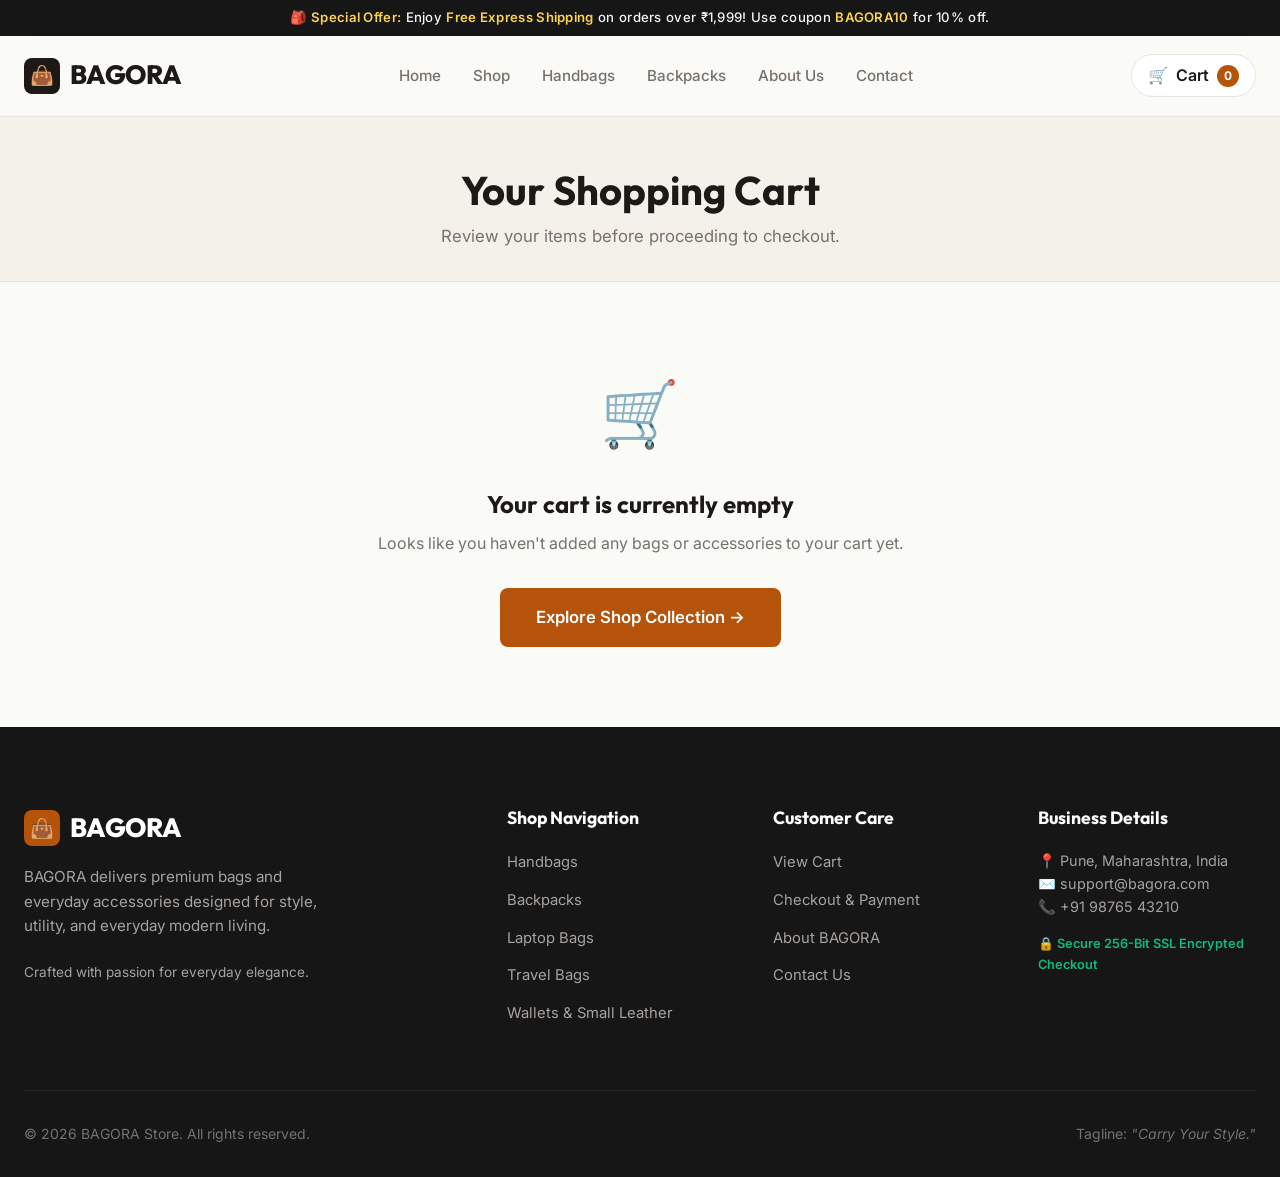
<file: cart.html>
<!DOCTYPE html>
<html lang="en">
<head>
  <meta charset="UTF-8">
  <meta name="viewport" content="width=device-width, initial-scale=1.0">
  <title>Shopping Cart | BAGORA Store</title>
  <meta name="description" content="View and manage items in your BAGORA shopping cart. Update quantities, apply promo codes, and proceed to checkout.">
  <link rel="stylesheet" href="css/style.css">
</head>
<body>

  <!-- Top Announcement Bar -->
  <div class="top-banner">
    🎒 <span>Special Offer:</span> Enjoy <span>Free Express Shipping</span> on orders over ₹1,999! Use coupon <span>BAGORA10</span> for 10% off.
  </div>

  <!-- Header / Navigation -->
  <header class="site-header">
    <div class="container navbar">
      <a href="index.html" class="brand-logo">
        <span class="logo-icon">👜</span>
        <span>BAGORA</span>
      </a>

      <nav>
        <ul class="nav-links">
          <li><a href="index.html">Home</a></li>
          <li><a href="shop.html">Shop</a></li>
          <li><a href="shop.html?category=Handbags">Handbags</a></li>
          <li><a href="shop.html?category=Backpacks">Backpacks</a></li>
          <li><a href="about.html">About Us</a></li>
          <li><a href="contact.html">Contact</a></li>
        </ul>
      </nav>

      <div class="header-actions">
        <a href="cart.html" class="cart-icon-btn active" title="View Shopping Cart">
          <span>🛒</span>
          <span>Cart</span>
          <span class="cart-badge">0</span>
        </a>
        <button class="mobile-toggle" aria-label="Toggle Navigation Menu">☰</button>
      </div>
    </div>
  </header>

  <!-- Page Banner -->
  <section style="background:var(--bg-subtle); padding: 3rem 0 2rem; border-bottom:1px solid var(--border-color);">
    <div class="container" style="text-align:center;">
      <h1 style="font-size:2.5rem; margin-bottom:0.5rem;">Your Shopping Cart</h1>
      <p style="color:var(--text-muted); font-size:1.05rem;">Review your items before proceeding to checkout.</p>
    </div>
  </section>

  <!-- Cart Content Area -->
  <main class="container">
    <div id="cart-view-container">
      <!-- Dynamically filled by JS (Cart layout or Empty view) -->
    </div>
  </main>

  <!-- Footer -->
  <footer class="site-footer">
    <div class="container">
      <div class="footer-grid">
        <div class="footer-brand">
          <a href="index.html" class="brand-logo" style="color:#FFFFFF;">
            <span class="logo-icon" style="background:var(--accent-color);">👜</span>
            <span>BAGORA</span>
          </a>
          <p>BAGORA delivers premium bags and everyday accessories designed for style, utility, and everyday modern living.</p>
          <div style="font-size:0.85rem; color:#A8A29E;">Crafted with passion for everyday elegance.</div>
        </div>

        <div class="footer-column">
          <h4>Shop Navigation</h4>
          <ul class="footer-links">
            <li><a href="shop.html?category=Handbags">Handbags</a></li>
            <li><a href="shop.html?category=Backpacks">Backpacks</a></li>
            <li><a href="shop.html?category=Laptop Bags">Laptop Bags</a></li>
            <li><a href="shop.html?category=Travel Bags">Travel Bags</a></li>
            <li><a href="shop.html?category=Wallets">Wallets & Small Leather</a></li>
          </ul>
        </div>

        <div class="footer-column">
          <h4>Customer Care</h4>
          <ul class="footer-links">
            <li><a href="cart.html">View Cart</a></li>
            <li><a href="checkout.html">Checkout & Payment</a></li>
            <li><a href="about.html">About BAGORA</a></li>
            <li><a href="contact.html">Contact Us</a></li>
          </ul>
        </div>

        <div class="footer-column">
          <h4>Business Details</h4>
          <p style="font-size:0.9rem; color:#A8A29E; line-height:1.6;">
            📍 Pune, Maharashtra, India<br>
            ✉️ support@bagora.com<br>
            📞 +91 98765 43210
          </p>
          <div style="margin-top:1rem; font-size:0.8rem; color:#10B981; font-weight:600;">
            🔒 Secure 256-Bit SSL Encrypted Checkout
          </div>
        </div>
      </div>

      <div class="footer-bottom">
        <div>© 2026 BAGORA Store. All rights reserved.</div>
        <div>Tagline: <em>"Carry Your Style."</em></div>
      </div>
    </div>
  </footer>

  <!-- Scripts -->
  <script src="js/products.js"></script>
  <script src="js/cart.js"></script>
  <script src="js/main.js"></script>
  <script>
    function renderCartPage() {
      const container = document.getElementById('cart-view-container');
      const cart = getCart();
      const totals = getCartTotals();

      if (cart.length === 0) {
        container.innerHTML = `
          <div class="empty-cart-view">
            <div class="empty-cart-icon">🛒</div>
            <h2>Your cart is currently empty</h2>
            <p style="color:var(--text-muted); margin: 0.75rem 0 2rem;">Looks like you haven't added any bags or accessories to your cart yet.</p>
            <a href="shop.html" class="btn btn-accent btn-lg">Explore Shop Collection →</a>
          </div>
        `;
        return;
      }

      container.innerHTML = `
        <div class="cart-layout">
          <div>
            <div class="cart-table-wrapper">
              <table class="cart-table">
                <thead>
                  <tr>
                    <th>Product</th>
                    <th>Price</th>
                    <th>Quantity</th>
                    <th>Subtotal</th>
                    <th>Action</th>
                  </tr>
                </thead>
                <tbody>
                  ${cart.map(item => `
                    <tr>
                      <td>
                        <div class="cart-item-info">
                          <div class="cart-item-img">
                            <img src="${item.image}" alt="${item.name}" />
                          </div>
                          <div>
                            <div class="cart-item-title">${item.name}</div>
                            <div class="cart-item-meta">${item.category} • ID: ${item.id}</div>
                          </div>
                        </div>
                      </td>
                      <td style="font-weight:600;">${formatINR(item.price)}</td>
                      <td>
                        <div class="quantity-picker" style="margin-bottom:0;">
                          <button class="qty-btn" onclick="handleCartQtyChange('${item.id}', ${item.quantity - 1})">-</button>
                          <input type="text" class="qty-input" value="${item.quantity}" readonly />
                          <button class="qty-btn" onclick="handleCartQtyChange('${item.id}', ${item.quantity + 1})">+</button>
                        </div>
                      </td>
                      <td style="font-weight:700; font-family:var(--font-heading); color:var(--text-main);">
                        ${formatINR(item.price * item.quantity)}
                      </td>
                      <td>
                        <button class="cart-remove-btn" title="Remove Item" onclick="handleCartRemove('${item.id}', '${item.name}')">
                          ✕
                        </button>
                      </td>
                    </tr>
                  `).join('')}
                </tbody>
              </table>
            </div>

            <div style="display:flex; justify-content:space-between; align-items:center; margin-top:1.5rem;">
              <a href="shop.html" class="btn btn-outline">← Continue Shopping</a>
              <button class="btn btn-outline" style="color:#EF4444; border-color:#FCA5A5;" onclick="handleClearAllCart()">
                Clear Shopping Cart
              </button>
            </div>
          </div>

          <div>
            <div class="cart-summary-card">
              <h3>Order Summary</h3>
              
              <div class="summary-row">
                <span>Items Subtotal (${totals.itemCount} items)</span>
                <span>${formatINR(totals.subtotal)}</span>
              </div>

              <div class="summary-row">
                <span>Shipping Fee</span>
                <span>${totals.shipping === 0 ? '<span style="color:#059669; font-weight:600;">FREE</span>' : formatINR(totals.shipping)}</span>
              </div>

              ${totals.shipping > 0 ? `
                <div style="font-size:0.8rem; color:var(--accent-color); margin-bottom:1rem; background:var(--accent-light); padding:0.5rem 0.75rem; border-radius:6px;">
                  💡 Add ${formatINR(1999 - totals.subtotal)} more to get FREE Delivery!
                </div>
              ` : ''}

              ${totals.discount > 0 ? `
                <div class="summary-row" style="color:#059669; font-weight:600;">
                  <span>Promo Discount (${totals.coupon})</span>
                  <span>-${formatINR(totals.discount)}</span>
                </div>
              ` : ''}

              <div class="promo-input-group">
                <input type="text" id="promo-code-input" placeholder="Coupon Code (BAGORA10)" value="${totals.coupon || ''}" />
                <button class="btn btn-primary btn-sm" onclick="handleApplyPromo()">Apply</button>
              </div>

              <div class="summary-row total">
                <span>Grand Total</span>
                <span>${formatINR(totals.grandTotal)}</span>
              </div>

              <div style="margin-top:1.5rem;">
                <a href="checkout.html" class="btn btn-accent btn-lg btn-full">
                  Proceed to Checkout →
                </a>
              </div>

              <div style="margin-top:1.25rem; font-size:0.8rem; color:var(--text-muted); text-align:center;">
                🔒 Secure 256-Bit SSL Encrypted Checkout
              </div>
            </div>
          </div>
        </div>
      `;
    }

    function handleCartQtyChange(id, newQty) {
      updateCartQuantity(id, newQty);
      renderCartPage();
    }

    function handleCartRemove(id, name) {
      removeFromCart(id);
      showToast(`Removed "${name}" from cart.`);
      renderCartPage();
    }

    function handleClearAllCart() {
      if (confirm('Are you sure you want to empty your cart?')) {
        clearCart();
        showToast('Shopping cart cleared.');
        renderCartPage();
      }
    }

    function handleApplyPromo() {
      const code = document.getElementById('promo-code-input').value;
      const res = applyCoupon(code);
      if (res.success) {
        showToast(res.message, 'success');
      } else {
        showToast(res.message, 'error');
      }
      renderCartPage();
    }

    document.addEventListener('DOMContentLoaded', () => {
      renderCartPage();
    });
  </script>
</body>
</html>
</file>
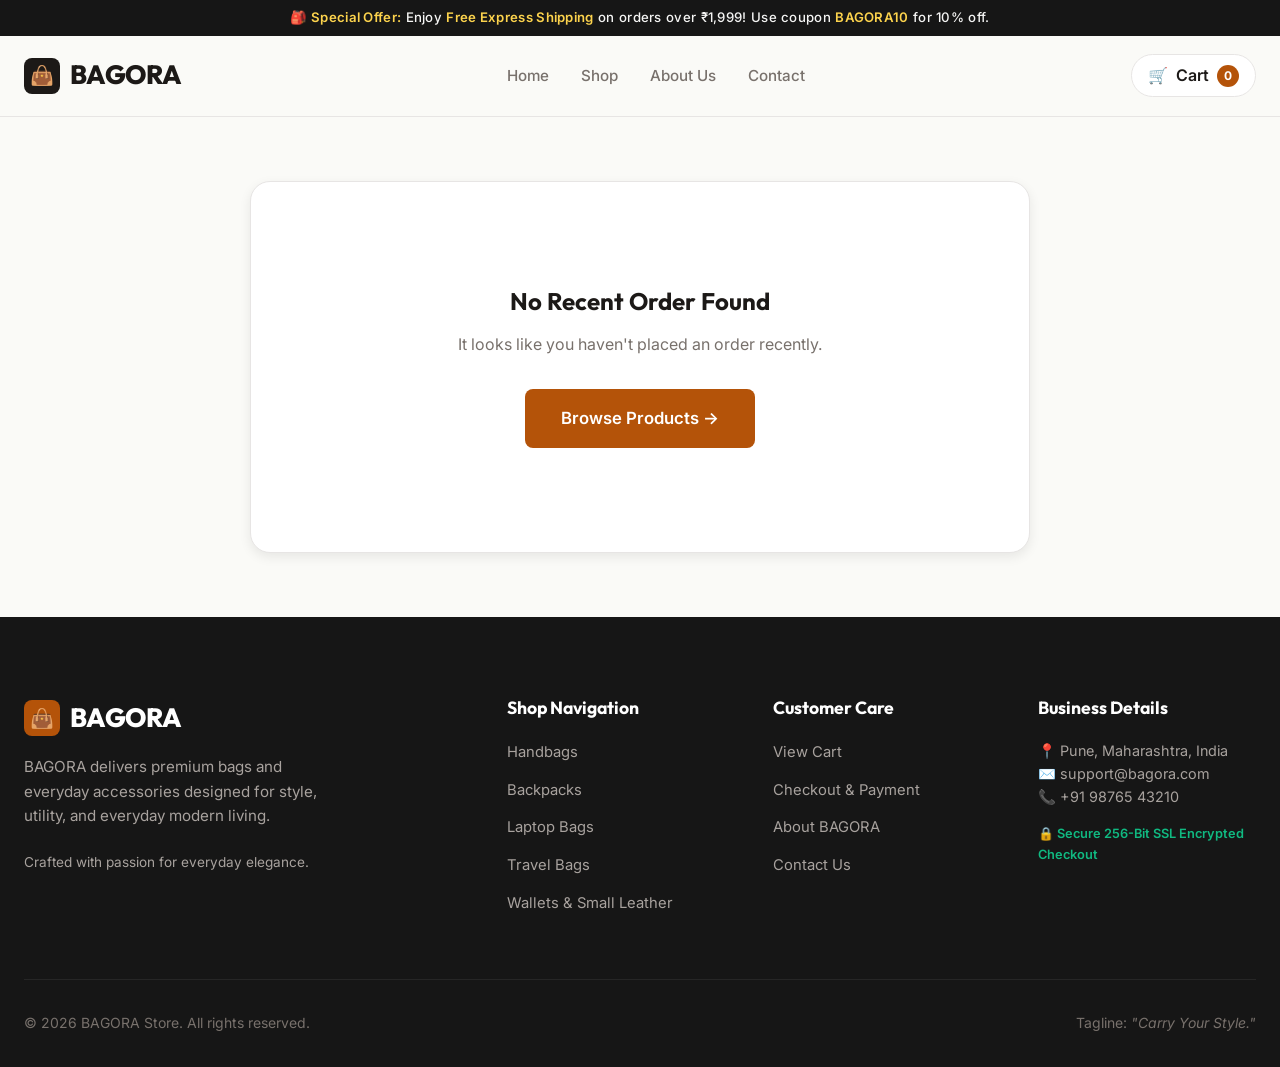
<file: confirmation.html>
<!DOCTYPE html>
<html lang="en">
<head>
  <meta charset="UTF-8">
  <meta name="viewport" content="width=device-width, initial-scale=1.0">
  <title>Order Confirmation | BAGORA Store</title>
  <meta name="description" content="Thank you for shopping with BAGORA! Your order confirmation receipt and order status details.">
  <link rel="stylesheet" href="css/style.css">
  <style>
    @media print {
      .top-banner, .site-header, .site-footer, .no-print {
        display: none !important;
      }
      .confirmation-wrapper {
        border: none;
        box-shadow: none;
        padding: 0;
        margin: 0;
      }
    }
  </style>
</head>
<body>

  <!-- Top Announcement Bar -->
  <div class="top-banner">
    🎒 <span>Special Offer:</span> Enjoy <span>Free Express Shipping</span> on orders over ₹1,999! Use coupon <span>BAGORA10</span> for 10% off.
  </div>

  <!-- Header / Navigation -->
  <header class="site-header">
    <div class="container navbar">
      <a href="index.html" class="brand-logo">
        <span class="logo-icon">👜</span>
        <span>BAGORA</span>
      </a>

      <nav>
        <ul class="nav-links">
          <li><a href="index.html">Home</a></li>
          <li><a href="shop.html">Shop</a></li>
          <li><a href="about.html">About Us</a></li>
          <li><a href="contact.html">Contact</a></li>
        </ul>
      </nav>

      <div class="header-actions">
        <a href="cart.html" class="cart-icon-btn" title="View Shopping Cart">
          <span>🛒</span>
          <span>Cart</span>
          <span class="cart-badge">0</span>
        </a>
        <button class="mobile-toggle" aria-label="Toggle Navigation Menu">☰</button>
      </div>
    </div>
  </header>

  <!-- Confirmation Receipt Wrapper -->
  <main class="container">
    <div class="confirmation-wrapper" id="confirmation-view">
      <!-- Dynamically filled by JS -->
    </div>
  </main>

  <!-- Footer -->
  <footer class="site-footer">
    <div class="container">
      <div class="footer-grid">
        <div class="footer-brand">
          <a href="index.html" class="brand-logo" style="color:#FFFFFF;">
            <span class="logo-icon" style="background:var(--accent-color);">👜</span>
            <span>BAGORA</span>
          </a>
          <p>BAGORA delivers premium bags and everyday accessories designed for style, utility, and everyday modern living.</p>
          <div style="font-size:0.85rem; color:#A8A29E;">Crafted with passion for everyday elegance.</div>
        </div>

        <div class="footer-column">
          <h4>Shop Navigation</h4>
          <ul class="footer-links">
            <li><a href="shop.html?category=Handbags">Handbags</a></li>
            <li><a href="shop.html?category=Backpacks">Backpacks</a></li>
            <li><a href="shop.html?category=Laptop Bags">Laptop Bags</a></li>
            <li><a href="shop.html?category=Travel Bags">Travel Bags</a></li>
            <li><a href="shop.html?category=Wallets">Wallets & Small Leather</a></li>
          </ul>
        </div>

        <div class="footer-column">
          <h4>Customer Care</h4>
          <ul class="footer-links">
            <li><a href="cart.html">View Cart</a></li>
            <li><a href="checkout.html">Checkout & Payment</a></li>
            <li><a href="about.html">About BAGORA</a></li>
            <li><a href="contact.html">Contact Us</a></li>
          </ul>
        </div>

        <div class="footer-column">
          <h4>Business Details</h4>
          <p style="font-size:0.9rem; color:#A8A29E; line-height:1.6;">
            📍 Pune, Maharashtra, India<br>
            ✉️ support@bagora.com<br>
            📞 +91 98765 43210
          </p>
          <div style="margin-top:1rem; font-size:0.8rem; color:#10B981; font-weight:600;">
            🔒 Secure 256-Bit SSL Encrypted Checkout
          </div>
        </div>
      </div>

      <div class="footer-bottom">
        <div>© 2026 BAGORA Store. All rights reserved.</div>
        <div>Tagline: <em>"Carry Your Style."</em></div>
      </div>
    </div>
  </footer>

  <!-- Scripts -->
  <script src="js/products.js"></script>
  <script src="js/cart.js"></script>
  <script src="js/main.js"></script>
  <script>
    document.addEventListener('DOMContentLoaded', () => {
      const container = document.getElementById('confirmation-view');
      const orderDataRaw = localStorage.getItem('bagora_last_order');

      if (!orderDataRaw) {
        container.innerHTML = `
          <div style="text-align:center; padding:3rem 1rem;">
            <h2>No Recent Order Found</h2>
            <p style="color:var(--text-muted); margin: 1rem 0 2rem;">It looks like you haven't placed an order recently.</p>
            <a href="shop.html" class="btn btn-accent btn-lg">Browse Products →</a>
          </div>
        `;
        return;
      }

      const order = JSON.parse(orderDataRaw);

      container.innerHTML = `
        <div style="text-align:center;">
          <div class="success-icon-badge">✓</div>
          <h1 style="font-size:2.25rem; margin-bottom:0.5rem;">Order Confirmed!</h1>
          <p style="color:var(--text-muted); font-size:1.05rem;">
            Thank you for shopping with <strong>BAGORA</strong>. Your order has been placed successfully.
          </p>
        </div>

        <div class="order-details-grid">
          <div class="detail-block">
            <label>Order ID</label>
            <span>${order.orderId}</span>
          </div>

          <div class="detail-block">
            <label>Transaction ID</label>
            <span>${order.transactionId}</span>
          </div>

          <div class="detail-block">
            <label>Order Date</label>
            <span style="font-size:0.95rem;">${order.orderDate}</span>
          </div>

          <div class="detail-block">
            <label>Payment Mode</label>
            <span style="color:var(--accent-color);">${order.paymentMethod}</span>
          </div>

          <div class="detail-block">
            <label>Total Amount Paid</label>
            <span style="color:#059669; font-size:1.2rem;">${formatINR(order.totals.grandTotal)}</span>
          </div>

          <div class="detail-block">
            <label>Estimated Delivery</label>
            <span>${order.estimatedDelivery}</span>
          </div>
        </div>

        <div style="background:var(--bg-primary); border-radius:var(--radius-md); padding:1.5rem; margin-bottom:2rem; border:1px solid var(--border-color);">
          <h4 style="margin-bottom:0.75rem;">Shipping Address:</h4>
          <p style="color:var(--text-main); font-size:0.95rem; line-height:1.6;">
            <strong>${order.customer.name}</strong><br>
            ${order.customer.address}, ${order.customer.city}, ${order.customer.state} - ${order.customer.pin}<br>
            📞 Phone: ${order.customer.phone} | ✉️ Email: ${order.customer.email}
          </p>
        </div>

        <h3 style="font-size:1.3rem; margin-bottom:1rem;">Itemized Order Receipt</h3>
        <div class="cart-table-wrapper" style="margin-bottom:2rem;">
          <table class="cart-table">
            <thead>
              <tr>
                <th>Product</th>
                <th>Price</th>
                <th>Qty</th>
                <th>Total</th>
              </tr>
            </thead>
            <tbody>
              ${order.items.map(item => `
                <tr>
                  <td>
                    <div class="cart-item-info">
                      <img src="${item.image}" alt="${item.name}" style="width:48px; height:48px; border-radius:6px; object-fit:cover;" />
                      <div>
                        <div style="font-weight:600;">${item.name}</div>
                        <div style="font-size:0.8rem; color:var(--text-muted);">${item.category}</div>
                      </div>
                    </div>
                  </td>
                  <td>${formatINR(item.price)}</td>
                  <td>${item.quantity}</td>
                  <td style="font-weight:700;">${formatINR(item.price * item.quantity)}</td>
                </tr>
              `).join('')}
            </tbody>
          </table>
        </div>

        <div style="display:flex; justify-content:space-between; align-items:center; flex-wrap:wrap; gap:1rem;" class="no-print">
          <a href="shop.html" class="btn btn-primary btn-lg">← Continue Shopping</a>
          <button class="btn btn-outline btn-lg" onclick="window.print()">🖨️ Print Receipt</button>
        </div>
      `;
    });
  </script>
</body>
</html>
</file>
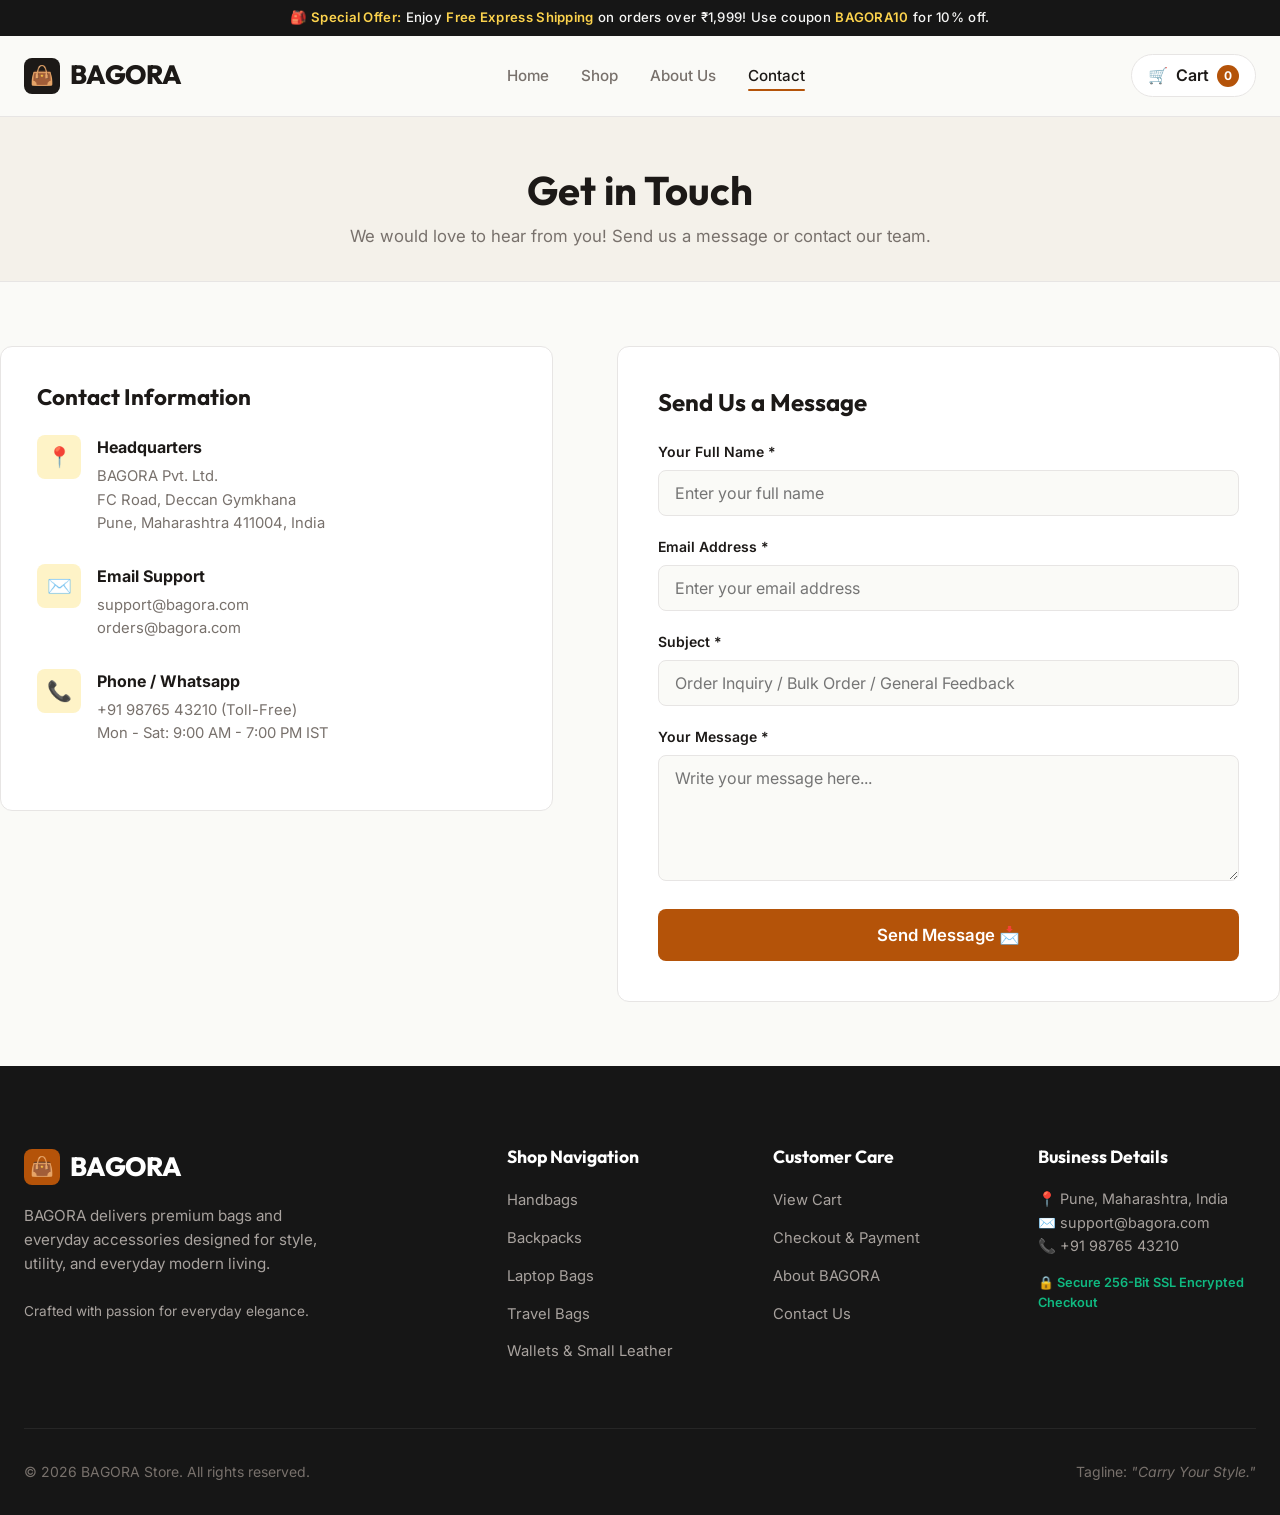
<file: contact.html>
<!DOCTYPE html>
<html lang="en">
<head>
  <meta charset="UTF-8">
  <meta name="viewport" content="width=device-width, initial-scale=1.0">
  <title>Contact Us | BAGORA Store</title>
  <meta name="description" content="Get in touch with BAGORA's support team for inquiries regarding products, orders, or support.">
  <link rel="stylesheet" href="css/style.css">
</head>
<body>

  <!-- Top Announcement Bar -->
  <div class="top-banner">
    🎒 <span>Special Offer:</span> Enjoy <span>Free Express Shipping</span> on orders over ₹1,999! Use coupon <span>BAGORA10</span> for 10% off.
  </div>

  <!-- Header / Navigation -->
  <header class="site-header">
    <div class="container navbar">
      <a href="index.html" class="brand-logo">
        <span class="logo-icon">👜</span>
        <span>BAGORA</span>
      </a>

      <nav>
        <ul class="nav-links">
          <li><a href="index.html">Home</a></li>
          <li><a href="shop.html">Shop</a></li>
          <li><a href="about.html">About Us</a></li>
          <li><a href="contact.html" class="active">Contact</a></li>
        </ul>
      </nav>

      <div class="header-actions">
        <a href="cart.html" class="cart-icon-btn" title="View Shopping Cart">
          <span>🛒</span>
          <span>Cart</span>
          <span class="cart-badge">0</span>
        </a>
        <button class="mobile-toggle" aria-label="Toggle Navigation Menu">☰</button>
      </div>
    </div>
  </header>

  <!-- Page Banner -->
  <section style="background:var(--bg-subtle); padding: 3rem 0 2rem; border-bottom:1px solid var(--border-color);">
    <div class="container" style="text-align:center;">
      <h1 style="font-size:2.5rem; margin-bottom:0.5rem;">Get in Touch</h1>
      <p style="color:var(--text-muted); font-size:1.05rem;">We would love to hear from you! Send us a message or contact our team.</p>
    </div>
  </section>

  <!-- Main Contact Section -->
  <main class="container contact-layout">
    <!-- Contact Info Sidebar -->
    <div>
      <div class="contact-info-card">
        <h3 style="font-size:1.4rem; margin-bottom:1.5rem;">Contact Information</h3>

        <div class="contact-method">
          <div class="contact-icon">📍</div>
          <div>
            <div style="font-weight:700; font-size:1rem;">Headquarters</div>
            <div style="color:var(--text-muted); font-size:0.925rem; margin-top:0.25rem;">
              BAGORA Pvt. Ltd.<br>
              FC Road, Deccan Gymkhana<br>
              Pune, Maharashtra 411004, India
            </div>
          </div>
        </div>

        <div class="contact-method">
          <div class="contact-icon">✉️</div>
          <div>
            <div style="font-weight:700; font-size:1rem;">Email Support</div>
            <div style="color:var(--text-muted); font-size:0.925rem; margin-top:0.25rem;">
              support@bagora.com<br>
              orders@bagora.com
            </div>
          </div>
        </div>

        <div class="contact-method">
          <div class="contact-icon">📞</div>
          <div>
            <div style="font-weight:700; font-size:1rem;">Phone / Whatsapp</div>
            <div style="color:var(--text-muted); font-size:0.925rem; margin-top:0.25rem;">
              +91 98765 43210 (Toll-Free)<br>
              Mon - Sat: 9:00 AM - 7:00 PM IST
            </div>
          </div>
        </div>
      </div>
    </div>

    <!-- Contact Form -->
    <div style="background:var(--bg-surface); border:1px solid var(--border-color); border-radius:var(--radius-md); padding:2.5rem;">
      <h3 style="font-size:1.5rem; margin-bottom:1.5rem;">Send Us a Message</h3>

      <form id="contact-form">
        <div class="form-group" style="margin-bottom:1.25rem;">
          <label for="contact-name">Your Full Name *</label>
          <input type="text" id="contact-name" placeholder="Enter your full name" required />
        </div>

        <div class="form-group" style="margin-bottom:1.25rem;">
          <label for="contact-email">Email Address *</label>
          <input type="email" id="contact-email" placeholder="Enter your email address" required />
        </div>

        <div class="form-group" style="margin-bottom:1.25rem;">
          <label for="contact-subject">Subject *</label>
          <input type="text" id="contact-subject" placeholder="Order Inquiry / Bulk Order / General Feedback" required />
        </div>

        <div class="form-group" style="margin-bottom:1.75rem;">
          <label for="contact-message">Your Message *</label>
          <textarea id="contact-message" rows="5" placeholder="Write your message here..." required></textarea>
        </div>

        <button type="submit" class="btn btn-accent btn-lg btn-full">
          Send Message 📩
        </button>
      </form>
    </div>
  </main>

  <!-- Footer -->
  <footer class="site-footer">
    <div class="container">
      <div class="footer-grid">
        <div class="footer-brand">
          <a href="index.html" class="brand-logo" style="color:#FFFFFF;">
            <span class="logo-icon" style="background:var(--accent-color);">👜</span>
            <span>BAGORA</span>
          </a>
          <p>BAGORA delivers premium bags and everyday accessories designed for style, utility, and everyday modern living.</p>
          <div style="font-size:0.85rem; color:#A8A29E;">Crafted with passion for everyday elegance.</div>
        </div>

        <div class="footer-column">
          <h4>Shop Navigation</h4>
          <ul class="footer-links">
            <li><a href="shop.html?category=Handbags">Handbags</a></li>
            <li><a href="shop.html?category=Backpacks">Backpacks</a></li>
            <li><a href="shop.html?category=Laptop Bags">Laptop Bags</a></li>
            <li><a href="shop.html?category=Travel Bags">Travel Bags</a></li>
            <li><a href="shop.html?category=Wallets">Wallets & Small Leather</a></li>
          </ul>
        </div>

        <div class="footer-column">
          <h4>Customer Care</h4>
          <ul class="footer-links">
            <li><a href="cart.html">View Cart</a></li>
            <li><a href="checkout.html">Checkout & Payment</a></li>
            <li><a href="about.html">About BAGORA</a></li>
            <li><a href="contact.html">Contact Us</a></li>
          </ul>
        </div>

        <div class="footer-column">
          <h4>Business Details</h4>
          <p style="font-size:0.9rem; color:#A8A29E; line-height:1.6;">
            📍 Pune, Maharashtra, India<br>
            ✉️ support@bagora.com<br>
            📞 +91 98765 43210
          </p>
          <div style="margin-top:1rem; font-size:0.8rem; color:#10B981; font-weight:600;">
            🔒 Secure 256-Bit SSL Encrypted Checkout
          </div>
        </div>
      </div>

      <div class="footer-bottom">
        <div>© 2026 BAGORA Store. All rights reserved.</div>
        <div>Tagline: <em>"Carry Your Style."</em></div>
      </div>
    </div>
  </footer>

  <!-- Scripts -->
  <script src="js/products.js"></script>
  <script src="js/cart.js"></script>
  <script src="js/main.js"></script>
  <script>
    document.addEventListener('DOMContentLoaded', () => {
      const form = document.getElementById('contact-form');
      if (form) {
        form.addEventListener('submit', (e) => {
          e.preventDefault();
          const name = document.getElementById('contact-name').value.trim();
          const email = document.getElementById('contact-email').value.trim();
          const subject = document.getElementById('contact-subject').value.trim();
          const message = document.getElementById('contact-message').value.trim();

          if (!name || !email || !subject || !message) {
            showToast('Please fill out all required fields.', 'error');
            return;
          }

          showToast('Thank you! Your message has been received.', 'success');
          form.reset();
        });
      }
    });
  </script>
</body>
</html>
</file>
<file: css/style.css>
/* BAGORA Design System - Premium Modern E-Commerce UI */
@import url('https://fonts.googleapis.com/css2?family=Inter:wght@300;400;500;600;700&family=Outfit:wght@400;500;600;700;800&display=swap');

:root {
  --bg-primary: #FAFAF7;
  --bg-surface: #FFFFFF;
  --bg-subtle: #F4F1EA;
  --bg-dark: #161616;
  --text-main: #1C1917;
  --text-muted: #78716C;
  --text-light: #F5F5F4;
  --accent-color: #B45309;
  --accent-hover: #92400E;
  --accent-light: #FEF3C7;
  --border-color: #E7E5E4;
  --border-focus: #D97706;
  --shadow-sm: 0 1px 3px rgba(0,0,0,0.06), 0 1px 2px rgba(0,0,0,0.04);
  --shadow-md: 0 4px 12px rgba(0,0,0,0.08);
  --shadow-lg: 0 12px 28px rgba(0,0,0,0.12);
  --radius-sm: 8px;
  --radius-md: 12px;
  --radius-lg: 20px;
  --radius-full: 9999px;
  --transition: all 0.25s cubic-bezier(0.4, 0, 0.2, 1);
  --font-heading: 'Outfit', -apple-system, sans-serif;
  --font-body: 'Inter', -apple-system, sans-serif;
  --container-max: 1280px;
}

* {
  margin: 0;
  padding: 0;
  box-sizing: border-box;
}

body {
  font-family: var(--font-body);
  background-color: var(--bg-primary);
  color: var(--text-main);
  line-height: 1.6;
  display: flex;
  flex-direction: column;
  min-height: 100vh;
  -webkit-font-smoothing: antialiased;
}

a {
  color: inherit;
  text-decoration: none;
}

button, input, select, textarea {
  font-family: inherit;
  font-size: inherit;
}

button {
  cursor: pointer;
  border: none;
  background: none;
}

img {
  max-width: 100%;
  height: auto;
  display: block;
}

/* Container */
.container {
  width: 100%;
  max-width: var(--container-max);
  margin: 0 auto;
  padding: 0 1.5rem;
}

/* Typography */
h1, h2, h3, h4, h5, h6 {
  font-family: var(--font-heading);
  font-weight: 700;
  line-height: 1.25;
  color: var(--text-main);
}

.section-header {
  text-align: center;
  margin-bottom: 3rem;
}

.section-header .tagline {
  color: var(--accent-color);
  font-weight: 600;
  font-size: 0.9rem;
  text-transform: uppercase;
  letter-spacing: 1.5px;
  margin-bottom: 0.5rem;
}

.section-header h2 {
  font-size: 2.25rem;
  margin-bottom: 0.75rem;
}

.section-header p {
  color: var(--text-muted);
  max-width: 600px;
  margin: 0 auto;
  font-size: 1.05rem;
}

/* Buttons */
.btn {
  display: inline-flex;
  align-items: center;
  justify-content: center;
  gap: 0.5rem;
  padding: 0.75rem 1.75rem;
  font-weight: 600;
  border-radius: var(--radius-sm);
  transition: var(--transition);
  font-size: 0.95rem;
}

.btn-primary {
  background-color: var(--text-main);
  color: var(--bg-surface);
}

.btn-primary:hover {
  background-color: #333333;
  transform: translateY(-2px);
  box-shadow: var(--shadow-md);
}

.btn-accent {
  background-color: var(--accent-color);
  color: #FFFFFF;
}

.btn-accent:hover {
  background-color: var(--accent-hover);
  transform: translateY(-2px);
  box-shadow: var(--shadow-md);
}

.btn-outline {
  border: 1.5px solid var(--text-main);
  color: var(--text-main);
  background: transparent;
}

.btn-outline:hover {
  background-color: var(--text-main);
  color: var(--bg-surface);
}

.btn-sm {
  padding: 0.4rem 0.9rem;
  font-size: 0.85rem;
}

.btn-lg {
  padding: 1rem 2.25rem;
  font-size: 1.05rem;
}

.btn-full {
  width: 100%;
}

/* Header & Navigation */
.site-header {
  position: sticky;
  top: 0;
  z-index: 1000;
  background-color: rgba(250, 250, 247, 0.92);
  backdrop-filter: blur(12px);
  border-bottom: 1px solid var(--border-color);
  transition: var(--transition);
}

.navbar {
  display: flex;
  align-items: center;
  justify-content: space-between;
  height: 80px;
}

.brand-logo {
  display: flex;
  align-items: center;
  gap: 0.6rem;
  font-family: var(--font-heading);
  font-size: 1.65rem;
  font-weight: 800;
  letter-spacing: -0.5px;
  color: var(--text-main);
}

.brand-logo .logo-icon {
  width: 36px;
  height: 36px;
  background: var(--text-main);
  color: var(--bg-surface);
  border-radius: 8px;
  display: flex;
  align-items: center;
  justify-content: center;
  font-size: 1.2rem;
}

.nav-links {
  display: flex;
  align-items: center;
  gap: 2rem;
  list-style: none;
}

.nav-links a {
  font-weight: 500;
  font-size: 0.95rem;
  color: var(--text-muted);
  transition: var(--transition);
  position: relative;
}

.nav-links a:hover,
.nav-links a.active {
  color: var(--text-main);
}

.nav-links a.active::after {
  content: '';
  position: absolute;
  bottom: -6px;
  left: 0;
  width: 100%;
  height: 2px;
  background-color: var(--accent-color);
  border-radius: 2px;
}

.header-actions {
  display: flex;
  align-items: center;
  gap: 1.25rem;
}

.cart-icon-btn {
  position: relative;
  display: flex;
  align-items: center;
  gap: 0.5rem;
  padding: 0.5rem 1rem;
  border-radius: var(--radius-full);
  background: var(--bg-surface);
  border: 1px solid var(--border-color);
  font-weight: 600;
  color: var(--text-main);
  transition: var(--transition);
}

.cart-icon-btn:hover {
  border-color: var(--text-main);
  box-shadow: var(--shadow-sm);
}

.cart-badge {
  background-color: var(--accent-color);
  color: #FFFFFF;
  font-size: 0.75rem;
  font-weight: 700;
  width: 22px;
  height: 22px;
  border-radius: 50%;
  display: flex;
  align-items: center;
  justify-content: center;
}

.mobile-toggle {
  display: none;
  font-size: 1.5rem;
  color: var(--text-main);
}

/* Banner Announcement */
.top-banner {
  background-color: var(--bg-dark);
  color: var(--text-light);
  font-size: 0.825rem;
  text-align: center;
  padding: 0.45rem 1rem;
  font-weight: 500;
  letter-spacing: 0.3px;
}

.top-banner span {
  color: #FCD34D;
  font-weight: 600;
}

/* Hero Section */
.hero-section {
  padding: 5rem 0 4rem;
  display: grid;
  grid-template-columns: 1fr 1fr;
  align-items: center;
  gap: 4rem;
}

.hero-content h1 {
  font-size: 3.5rem;
  line-height: 1.1;
  margin-bottom: 1.25rem;
  letter-spacing: -1px;
}

.hero-content h1 .highlight {
  color: var(--accent-color);
  position: relative;
  display: inline-block;
}

.hero-content p {
  font-size: 1.2rem;
  color: var(--text-muted);
  margin-bottom: 2.25rem;
  max-width: 520px;
}

.hero-btns {
  display: flex;
  gap: 1rem;
  flex-wrap: wrap;
}

.hero-stats {
  display: flex;
  gap: 2.5rem;
  margin-top: 3rem;
  padding-top: 2rem;
  border-top: 1px solid var(--border-color);
}

.stat-item .stat-num {
  font-family: var(--font-heading);
  font-size: 1.5rem;
  font-weight: 700;
  color: var(--text-main);
}

.stat-item .stat-label {
  font-size: 0.85rem;
  color: var(--text-muted);
}

.hero-image-wrapper {
  position: relative;
}

.hero-image-card {
  position: relative;
  border-radius: var(--radius-lg);
  overflow: hidden;
  box-shadow: var(--shadow-lg);
  background: var(--bg-subtle);
  aspect-ratio: 4/4.5;
}

.hero-image-card img {
  width: 100%;
  height: 100%;
  object-fit: cover;
  transition: transform 0.6s ease;
}

.hero-image-card:hover img {
  transform: scale(1.03);
}

.hero-floating-badge {
  position: absolute;
  bottom: 2rem;
  left: -2rem;
  background: rgba(255, 255, 255, 0.95);
  backdrop-filter: blur(10px);
  padding: 1rem 1.5rem;
  border-radius: var(--radius-md);
  box-shadow: var(--shadow-md);
  border: 1px solid var(--border-color);
  display: flex;
  align-items: center;
  gap: 1rem;
}

.badge-icon {
  width: 42px;
  height: 42px;
  background: var(--accent-light);
  color: var(--accent-color);
  border-radius: 50%;
  display: flex;
  align-items: center;
  justify-content: center;
  font-size: 1.25rem;
}

/* Features Grid / Why Choose Us */
.features-section {
  padding: 4rem 0;
  background-color: var(--bg-surface);
  border-top: 1px solid var(--border-color);
  border-bottom: 1px solid var(--border-color);
}

.features-grid {
  display: grid;
  grid-template-columns: repeat(auto-fit, minmax(260px, 1fr));
  gap: 2rem;
}

.feature-card {
  padding: 2rem;
  border-radius: var(--radius-md);
  background: var(--bg-primary);
  border: 1px solid var(--border-color);
  transition: var(--transition);
}

.feature-card:hover {
  transform: translateY(-4px);
  box-shadow: var(--shadow-md);
  border-color: var(--accent-color);
}

.feature-icon {
  width: 50px;
  height: 50px;
  border-radius: var(--radius-sm);
  background: var(--accent-light);
  color: var(--accent-color);
  display: flex;
  align-items: center;
  justify-content: center;
  font-size: 1.5rem;
  margin-bottom: 1.25rem;
}

.feature-card h3 {
  font-size: 1.2rem;
  margin-bottom: 0.5rem;
}

.feature-card p {
  color: var(--text-muted);
  font-size: 0.925rem;
}

/* Category Grid */
.categories-section {
  padding: 5rem 0;
}

.categories-grid {
  display: grid;
  grid-template-columns: repeat(auto-fit, minmax(200px, 1fr));
  gap: 1.5rem;
}

.category-card {
  position: relative;
  border-radius: var(--radius-md);
  overflow: hidden;
  background: var(--bg-subtle);
  aspect-ratio: 3/3.8;
  box-shadow: var(--shadow-sm);
  transition: var(--transition);
}

.category-card img {
  width: 100%;
  height: 100%;
  object-fit: cover;
  transition: transform 0.5s ease;
}

.category-card:hover img {
  transform: scale(1.08);
}

.category-overlay {
  position: absolute;
  inset: 0;
  background: linear-gradient(to top, rgba(0,0,0,0.75) 0%, rgba(0,0,0,0.1) 60%, transparent 100%);
  display: flex;
  flex-direction: column;
  justify-content: flex-end;
  padding: 1.5rem;
  color: #FFFFFF;
}

.category-overlay h3 {
  color: #FFFFFF;
  font-size: 1.35rem;
  margin-bottom: 0.25rem;
}

.category-overlay span {
  font-size: 0.85rem;
  opacity: 0.85;
}

/* Product Grid & Cards */
.products-section {
  padding: 4rem 0 6rem;
}

.products-grid {
  display: grid;
  grid-template-columns: repeat(auto-fill, minmax(270px, 1fr));
  gap: 2rem;
}

.product-card {
  background-color: var(--bg-surface);
  border: 1px solid var(--border-color);
  border-radius: var(--radius-md);
  overflow: hidden;
  display: flex;
  flex-direction: column;
  transition: var(--transition);
  position: relative;
}

.product-card:hover {
  transform: translateY(-6px);
  box-shadow: var(--shadow-lg);
  border-color: rgba(180, 83, 9, 0.3);
}

.product-thumb {
  position: relative;
  aspect-ratio: 4/4;
  background: var(--bg-subtle);
  overflow: hidden;
}

.product-thumb img {
  width: 100%;
  height: 100%;
  object-fit: cover;
  transition: transform 0.5s ease;
}

.product-card:hover .product-thumb img {
  transform: scale(1.05);
}

.product-badge {
  position: absolute;
  top: 0.75rem;
  left: 0.75rem;
  background: var(--text-main);
  color: #FFFFFF;
  font-size: 0.75rem;
  font-weight: 700;
  padding: 0.25rem 0.6rem;
  border-radius: var(--radius-full);
  text-transform: uppercase;
  letter-spacing: 0.5px;
}

.product-badge.sale {
  background: var(--accent-color);
}

.quick-view-btn {
  position: absolute;
  bottom: 0.75rem;
  left: 50%;
  transform: translateX(-50%) translateY(20px);
  opacity: 0;
  background: rgba(255, 255, 255, 0.95);
  color: var(--text-main);
  font-size: 0.85rem;
  font-weight: 600;
  padding: 0.5rem 1.2rem;
  border-radius: var(--radius-full);
  box-shadow: var(--shadow-md);
  transition: var(--transition);
  white-space: nowrap;
}

.product-card:hover .quick-view-btn {
  opacity: 1;
  transform: translateX(-50%) translateY(0);
}

.product-body {
  padding: 1.25rem;
  display: flex;
  flex-direction: column;
  flex-grow: 1;
}

.product-category {
  font-size: 0.78rem;
  text-transform: uppercase;
  letter-spacing: 0.8px;
  color: var(--text-muted);
  margin-bottom: 0.35rem;
  font-weight: 600;
}

.product-title {
  font-size: 1.1rem;
  margin-bottom: 0.5rem;
  font-weight: 600;
  line-height: 1.35;
}

.product-title a:hover {
  color: var(--accent-color);
}

.product-rating {
  display: flex;
  align-items: center;
  gap: 0.35rem;
  font-size: 0.85rem;
  color: #F59E0B;
  margin-bottom: 0.85rem;
}

.product-rating .count {
  color: var(--text-muted);
  font-size: 0.8rem;
  margin-left: 0.2rem;
}

.product-footer {
  margin-top: auto;
  display: flex;
  align-items: center;
  justify-content: space-between;
  padding-top: 0.75rem;
  border-top: 1px dashed var(--border-color);
}

.product-price {
  font-family: var(--font-heading);
  font-size: 1.25rem;
  font-weight: 700;
  color: var(--text-main);
}

.product-price .old-price {
  font-size: 0.9rem;
  text-decoration: line-through;
  color: var(--text-muted);
  font-weight: 400;
  margin-left: 0.35rem;
}

.add-cart-btn {
  width: 38px;
  height: 38px;
  border-radius: 50%;
  background: var(--bg-subtle);
  color: var(--text-main);
  display: flex;
  align-items: center;
  justify-content: center;
  transition: var(--transition);
  font-size: 1rem;
}

.add-cart-btn:hover {
  background: var(--accent-color);
  color: #FFFFFF;
}

/* Shop Controls (Filter, Search, Sort) */
.shop-controls {
  background: var(--bg-surface);
  border: 1px solid var(--border-color);
  border-radius: var(--radius-md);
  padding: 1.25rem;
  margin-bottom: 2.5rem;
  display: flex;
  flex-direction: column;
  gap: 1.25rem;
}

.shop-search-bar {
  position: relative;
  width: 100%;
}

.shop-search-bar input {
  width: 100%;
  padding: 0.85rem 1rem 0.85rem 2.75rem;
  border-radius: var(--radius-sm);
  border: 1.5px solid var(--border-color);
  background: var(--bg-primary);
  outline: none;
  transition: var(--transition);
}

.shop-search-bar input:focus {
  border-color: var(--border-focus);
  background: var(--bg-surface);
}

.shop-search-bar .search-icon {
  position: absolute;
  left: 1rem;
  top: 50%;
  transform: translateY(-50%);
  color: var(--text-muted);
}

.shop-filter-row {
  display: flex;
  align-items: center;
  justify-content: space-between;
  flex-wrap: wrap;
  gap: 1rem;
}

.category-pills {
  display: flex;
  align-items: center;
  gap: 0.5rem;
  flex-wrap: wrap;
}

.pill-btn {
  padding: 0.45rem 1rem;
  border-radius: var(--radius-full);
  background: var(--bg-primary);
  border: 1px solid var(--border-color);
  font-size: 0.85rem;
  font-weight: 500;
  color: var(--text-muted);
  transition: var(--transition);
}

.pill-btn:hover,
.pill-btn.active {
  background: var(--text-main);
  color: var(--bg-surface);
  border-color: var(--text-main);
}

.sort-select-wrapper {
  display: flex;
  align-items: center;
  gap: 0.5rem;
  font-size: 0.875rem;
  color: var(--text-muted);
}

.sort-select {
  padding: 0.5rem 2rem 0.5rem 1rem;
  border-radius: var(--radius-sm);
  border: 1.5px solid var(--border-color);
  background: var(--bg-primary) url("data:image/svg+xml,%3Csvg xmlns='http://www.w3.org/2000/svg' fill='none' viewBox='0 0 24 24' stroke='%2378716C'%3E%3Cpath stroke-linecap='round' stroke-linejoin='round' stroke-width='2' d='M19 9l-7 7-7-7'/%3E%3C/svg%3E") no-repeat right 0.75rem center;
  background-size: 1rem;
  appearance: none;
  font-weight: 500;
  color: var(--text-main);
  cursor: pointer;
}

/* Modals */
.modal-overlay {
  position: fixed;
  inset: 0;
  background: rgba(0, 0, 0, 0.6);
  backdrop-filter: blur(4px);
  z-index: 2000;
  display: flex;
  align-items: center;
  justify-content: center;
  padding: 1.5rem;
  opacity: 0;
  visibility: hidden;
  transition: var(--transition);
}

.modal-overlay.active {
  opacity: 1;
  visibility: visible;
}

.modal-card {
  background: var(--bg-surface);
  border-radius: var(--radius-lg);
  max-width: 850px;
  width: 100%;
  max-height: 90vh;
  overflow-y: auto;
  position: relative;
  box-shadow: var(--shadow-lg);
  transform: scale(0.95);
  transition: var(--transition);
}

.modal-overlay.active .modal-card {
  transform: scale(1);
}

.modal-close-btn {
  position: absolute;
  top: 1.25rem;
  right: 1.25rem;
  width: 36px;
  height: 36px;
  border-radius: 50%;
  background: var(--bg-subtle);
  color: var(--text-main);
  display: flex;
  align-items: center;
  justify-content: center;
  font-size: 1.25rem;
  z-index: 10;
  transition: var(--transition);
}

.modal-close-btn:hover {
  background: var(--text-main);
  color: #FFFFFF;
}

.quickview-grid {
  display: grid;
  grid-template-columns: 1fr 1.1fr;
  gap: 2rem;
  padding: 2.5rem;
}

.quickview-img {
  aspect-ratio: 4/4;
  border-radius: var(--radius-md);
  overflow: hidden;
  background: var(--bg-subtle);
}

.quickview-img img {
  width: 100%;
  height: 100%;
  object-fit: cover;
}

.quickview-details h2 {
  font-size: 1.85rem;
  margin-bottom: 0.5rem;
}

.quickview-price {
  font-family: var(--font-heading);
  font-size: 1.6rem;
  font-weight: 700;
  color: var(--accent-color);
  margin-bottom: 1rem;
}

.stock-tag {
  display: inline-block;
  padding: 0.25rem 0.75rem;
  border-radius: var(--radius-full);
  font-size: 0.8rem;
  font-weight: 600;
  background: #D1FAE5;
  color: #065F46;
  margin-bottom: 1.25rem;
}

.quickview-desc {
  color: var(--text-muted);
  margin-bottom: 1.5rem;
  font-size: 0.95rem;
  line-height: 1.6;
}

.quantity-picker {
  display: flex;
  align-items: center;
  gap: 0.75rem;
  margin-bottom: 1.75rem;
}

.qty-btn {
  width: 38px;
  height: 38px;
  border: 1.5px solid var(--border-color);
  border-radius: var(--radius-sm);
  display: flex;
  align-items: center;
  justify-content: center;
  font-weight: 700;
  font-size: 1.1rem;
  background: var(--bg-primary);
  transition: var(--transition);
}

.qty-btn:hover {
  border-color: var(--text-main);
  background: var(--bg-surface);
}

.qty-input {
  width: 50px;
  text-align: center;
  font-weight: 700;
  font-size: 1.05rem;
  border: none;
  background: transparent;
}

/* Cart Page */
.cart-layout {
  display: grid;
  grid-template-columns: 1fr 380px;
  gap: 2.5rem;
  padding: 3rem 0 5rem;
}

.cart-table-wrapper {
  background: var(--bg-surface);
  border-radius: var(--radius-md);
  border: 1px solid var(--border-color);
  overflow: hidden;
}

.cart-table {
  width: 100%;
  border-collapse: collapse;
}

.cart-table th {
  background: var(--bg-subtle);
  padding: 1rem 1.25rem;
  text-align: left;
  font-size: 0.85rem;
  font-weight: 600;
  text-transform: uppercase;
  letter-spacing: 0.5px;
  color: var(--text-muted);
}

.cart-table td {
  padding: 1.25rem;
  border-bottom: 1px solid var(--border-color);
  vertical-align: middle;
}

.cart-item-info {
  display: flex;
  align-items: center;
  gap: 1.25rem;
}

.cart-item-img {
  width: 70px;
  height: 70px;
  border-radius: var(--radius-sm);
  overflow: hidden;
  background: var(--bg-subtle);
  flex-shrink: 0;
}

.cart-item-img img {
  width: 100%;
  height: 100%;
  object-fit: cover;
}

.cart-item-title {
  font-weight: 600;
  font-size: 1rem;
  margin-bottom: 0.2rem;
}

.cart-item-meta {
  font-size: 0.8rem;
  color: var(--text-muted);
}

.cart-remove-btn {
  color: #EF4444;
  font-size: 1.2rem;
  transition: var(--transition);
  padding: 0.5rem;
}

.cart-remove-btn:hover {
  transform: scale(1.15);
}

.cart-summary-card {
  background: var(--bg-surface);
  border-radius: var(--radius-md);
  border: 1px solid var(--border-color);
  padding: 1.75rem;
  position: sticky;
  top: 100px;
}

.cart-summary-card h3 {
  font-size: 1.35rem;
  margin-bottom: 1.5rem;
  padding-bottom: 1rem;
  border-bottom: 1px solid var(--border-color);
}

.summary-row {
  display: flex;
  justify-content: space-between;
  margin-bottom: 1rem;
  font-size: 0.95rem;
  color: var(--text-muted);
}

.summary-row.total {
  font-size: 1.25rem;
  font-weight: 700;
  color: var(--text-main);
  border-top: 1px dashed var(--border-color);
  padding-top: 1rem;
  margin-top: 1rem;
}

.promo-input-group {
  display: flex;
  gap: 0.5rem;
  margin: 1.5rem 0;
}

.promo-input-group input {
  flex-grow: 1;
  padding: 0.6rem 0.85rem;
  border: 1.5px solid var(--border-color);
  border-radius: var(--radius-sm);
  font-size: 0.85rem;
  text-transform: uppercase;
}

/* Empty Cart View */
.empty-cart-view {
  text-align: center;
  padding: 5rem 1rem;
}

.empty-cart-icon {
  font-size: 4rem;
  color: var(--text-muted);
  margin-bottom: 1.5rem;
}

/* Checkout Page */
.checkout-layout {
  display: grid;
  grid-template-columns: 1fr 420px;
  gap: 3rem;
  padding: 3rem 0 6rem;
}

.checkout-form-section {
  background: var(--bg-surface);
  border: 1px solid var(--border-color);
  border-radius: var(--radius-md);
  padding: 2.25rem;
  margin-bottom: 2rem;
}

.checkout-form-section h3 {
  font-size: 1.35rem;
  margin-bottom: 1.5rem;
  display: flex;
  align-items: center;
  gap: 0.75rem;
}

.form-grid {
  display: grid;
  grid-template-columns: repeat(2, 1fr);
  gap: 1.25rem;
}

.form-group {
  display: flex;
  flex-direction: column;
  gap: 0.4rem;
}

.form-group.full-width {
  grid-column: span 2;
}

.form-group label {
  font-size: 0.875rem;
  font-weight: 600;
  color: var(--text-main);
}

.form-group input,
.form-group select,
.form-group textarea {
  padding: 0.75rem 1rem;
  border-radius: var(--radius-sm);
  border: 1.5px solid var(--border-color);
  background: var(--bg-primary);
  outline: none;
  transition: var(--transition);
}

.form-group input:focus,
.form-group select:focus,
.form-group textarea:focus {
  border-color: var(--border-focus);
  background: var(--bg-surface);
}

.payment-options {
  display: flex;
  flex-direction: column;
  gap: 1rem;
  margin-bottom: 1.5rem;
}

.payment-option-card {
  border: 1.5px solid var(--border-color);
  border-radius: var(--radius-sm);
  padding: 1rem 1.25rem;
  display: flex;
  align-items: center;
  gap: 1rem;
  cursor: pointer;
  transition: var(--transition);
}

.payment-option-card:hover,
.payment-option-card.selected {
  border-color: var(--accent-color);
  background: var(--accent-light);
}

.payment-option-card input[type="radio"] {
  accent-color: var(--accent-color);
}

.demo-payment-notice {
  background: #EFF6FF;
  border: 1px solid #BFDBFE;
  color: #1E40AF;
  padding: 0.85rem 1rem;
  border-radius: var(--radius-sm);
  font-size: 0.85rem;
  margin-bottom: 1.5rem;
  display: flex;
  align-items: center;
  gap: 0.6rem;
}

/* Payment Processing Modal Overlay */
.payment-loader-card {
  background: var(--bg-surface);
  border-radius: var(--radius-lg);
  padding: 3rem 2rem;
  text-align: center;
  max-width: 450px;
  width: 100%;
}

.spinner {
  width: 56px;
  height: 56px;
  border: 5px solid var(--border-color);
  border-top-color: var(--accent-color);
  border-radius: 50%;
  animation: spin 1s infinite linear;
  margin: 0 auto 1.5rem;
}

@keyframes spin {
  0% { transform: rotate(0deg); }
  100% { transform: rotate(360deg); }
}

.payment-progress-bar {
  width: 100%;
  height: 8px;
  background: var(--bg-subtle);
  border-radius: var(--radius-full);
  overflow: hidden;
  margin: 1.5rem 0 0.75rem;
}

.payment-progress-fill {
  height: 100%;
  width: 0%;
  background: var(--accent-color);
  transition: width 0.4s ease;
}

/* Confirmation Page */
.confirmation-wrapper {
  max-width: 780px;
  margin: 4rem auto;
  background: var(--bg-surface);
  border: 1px solid var(--border-color);
  border-radius: var(--radius-lg);
  padding: 3.5rem 3rem;
  box-shadow: var(--shadow-md);
}

.success-icon-badge {
  width: 72px;
  height: 72px;
  border-radius: 50%;
  background: #D1FAE5;
  color: #059669;
  font-size: 2.25rem;
  display: flex;
  align-items: center;
  justify-content: center;
  margin: 0 auto 1.5rem;
}

.order-details-grid {
  display: grid;
  grid-template-columns: repeat(2, 1fr);
  gap: 1.5rem;
  background: var(--bg-primary);
  border-radius: var(--radius-md);
  padding: 1.5rem;
  margin: 2rem 0;
  border: 1px solid var(--border-color);
}

.detail-block label {
  font-size: 0.8rem;
  text-transform: uppercase;
  color: var(--text-muted);
  font-weight: 600;
  display: block;
  margin-bottom: 0.25rem;
}

.detail-block span {
  font-weight: 700;
  font-size: 1.05rem;
  color: var(--text-main);
}

/* About & Contact Pages */
.about-hero {
  text-align: center;
  padding: 4rem 0 2rem;
  max-width: 800px;
  margin: 0 auto;
}

.about-hero h1 {
  font-size: 3rem;
  margin-bottom: 1rem;
}

.content-block {
  padding: 3rem 0;
}

.contact-layout {
  display: grid;
  grid-template-columns: 1fr 1.2fr;
  gap: 4rem;
  padding: 4rem 0;
}

.contact-info-card {
  background: var(--bg-surface);
  border: 1px solid var(--border-color);
  border-radius: var(--radius-md);
  padding: 2.25rem;
}

.contact-method {
  display: flex;
  align-items: flex-start;
  gap: 1rem;
  margin-bottom: 1.75rem;
}

.contact-icon {
  width: 44px;
  height: 44px;
  background: var(--accent-light);
  color: var(--accent-color);
  border-radius: var(--radius-sm);
  display: flex;
  align-items: center;
  justify-content: center;
  font-size: 1.25rem;
  flex-shrink: 0;
}

/* Footer */
.site-footer {
  background: var(--bg-dark);
  color: var(--text-light);
  padding: 5rem 0 2rem;
  margin-top: auto;
}

.footer-grid {
  display: grid;
  grid-template-columns: 2fr repeat(3, 1fr);
  gap: 3rem;
  margin-bottom: 4rem;
}

.footer-brand p {
  color: #A8A29E;
  margin: 1rem 0 1.5rem;
  max-width: 320px;
  font-size: 0.95rem;
}

.footer-column h4 {
  color: #FFFFFF;
  font-size: 1.1rem;
  margin-bottom: 1.25rem;
}

.footer-links {
  list-style: none;
  display: flex;
  flex-direction: column;
  gap: 0.75rem;
}

.footer-links a {
  color: #A8A29E;
  font-size: 0.925rem;
  transition: var(--transition);
}

.footer-links a:hover {
  color: #FFFFFF;
}

.footer-bottom {
  border-top: 1px solid #262626;
  padding-top: 2rem;
  display: flex;
  align-items: center;
  justify-content: space-between;
  color: #78716C;
  font-size: 0.875rem;
}

/* Toast Notifications */
.toast-container {
  position: fixed;
  bottom: 2rem;
  right: 2rem;
  z-index: 3000;
  display: flex;
  flex-direction: column;
  gap: 0.75rem;
}

.toast {
  background: var(--text-main);
  color: var(--bg-surface);
  padding: 0.85rem 1.5rem;
  border-radius: var(--radius-sm);
  box-shadow: var(--shadow-lg);
  display: flex;
  align-items: center;
  gap: 0.75rem;
  font-size: 0.9rem;
  font-weight: 500;
  animation: slideIn 0.3s cubic-bezier(0.4, 0, 0.2, 1);
}

.toast.success {
  border-left: 4px solid #10B981;
}

.toast.error {
  border-left: 4px solid #EF4444;
}

@keyframes slideIn {
  from { transform: translateX(100%); opacity: 0; }
  to { transform: translateX(0); opacity: 1; }
}

/* Responsive Breakpoints */
@media (max-width: 992px) {
  .hero-section {
    grid-template-columns: 1fr;
    text-align: center;
    gap: 3rem;
  }
  .hero-content p {
    margin: 0 auto 2rem;
  }
  .hero-btns, .hero-stats {
    justify-content: center;
  }
  .hero-floating-badge {
    left: 1rem;
    bottom: 1rem;
  }
  .cart-layout, .checkout-layout, .contact-layout {
    grid-template-columns: 1fr;
  }
  .quickview-grid {
    grid-template-columns: 1fr;
  }
  .footer-grid {
    grid-template-columns: 1fr 1fr;
  }
}

@media (max-width: 768px) {
  .nav-links {
    position: fixed;
    top: 80px;
    left: 0;
    width: 100%;
    background: var(--bg-surface);
    flex-direction: column;
    padding: 2rem;
    border-bottom: 1px solid var(--border-color);
    box-shadow: var(--shadow-lg);
    display: none;
  }
  .nav-links.active {
    display: flex;
  }
  .mobile-toggle {
    display: block;
  }
  .hero-content h1 {
    font-size: 2.5rem;
  }
  .form-grid {
    grid-template-columns: 1fr;
  }
  .form-group.full-width {
    grid-column: span 1;
  }
  .order-details-grid {
    grid-template-columns: 1fr;
  }
}
</file>
